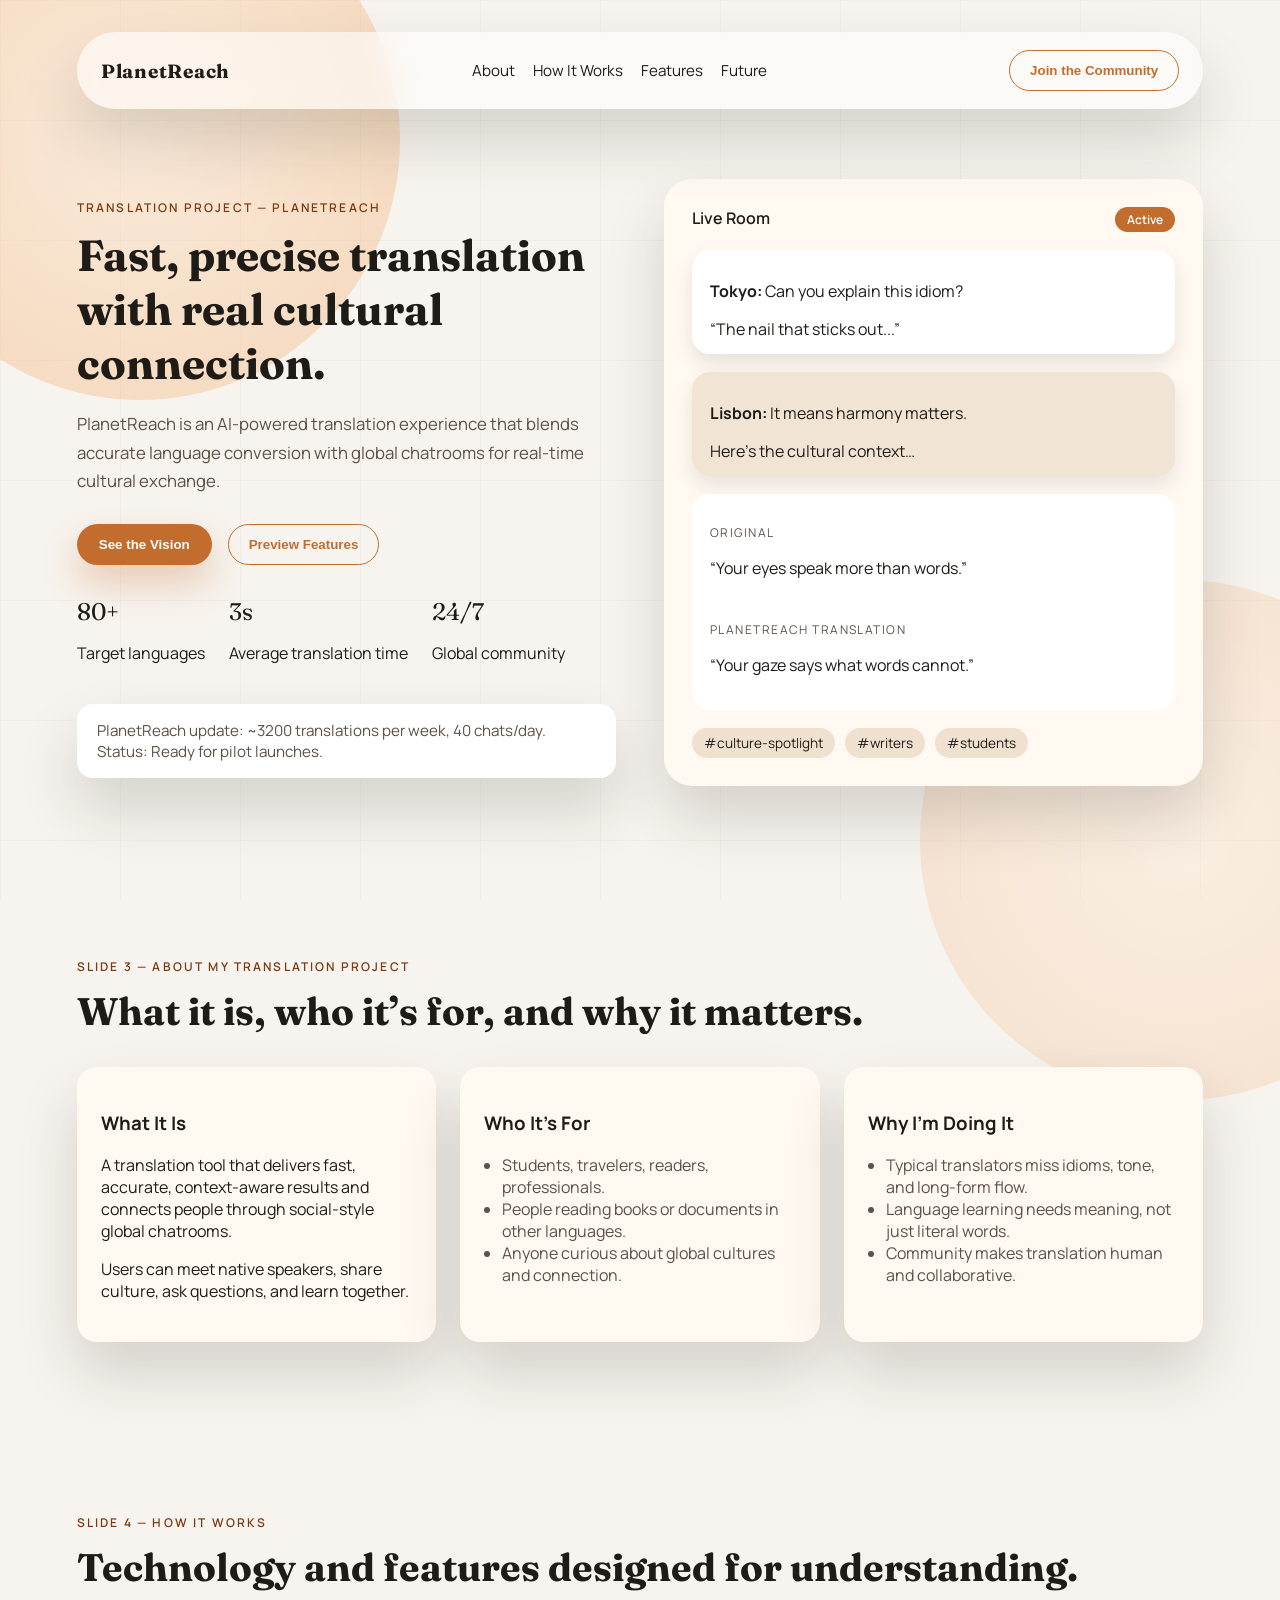
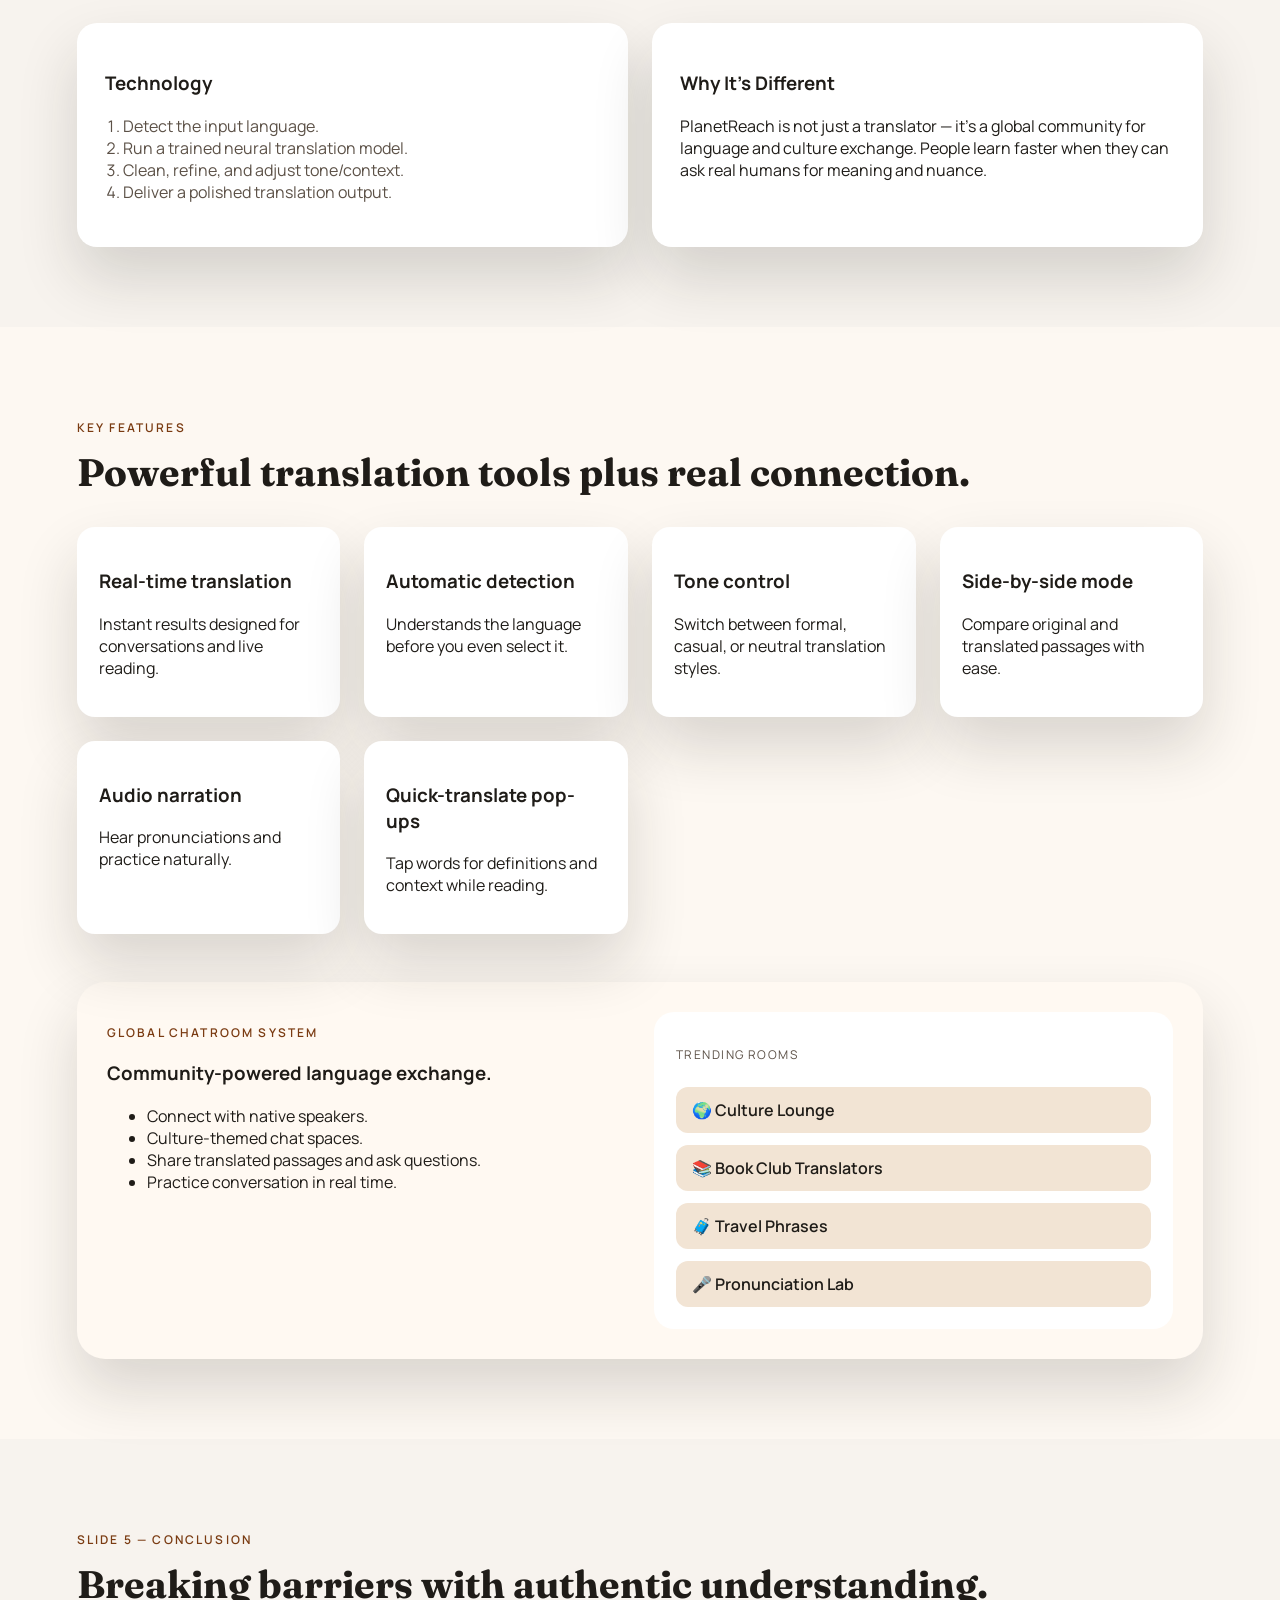
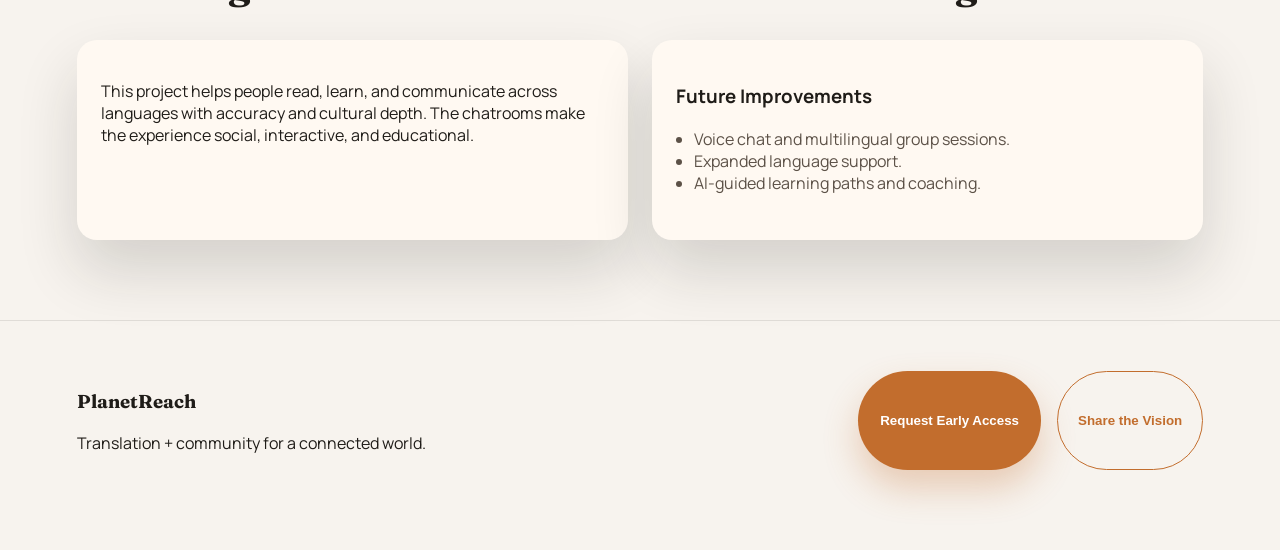
<file: css_1/my-website/index.html>
<!DOCTYPE html>
<html lang="en">
  <head>
    <meta charset="UTF-8" />
    <meta name="viewport" content="width=device-width, initial-scale=1.0" />
    <title>PlanetReach Translation Project</title>
    <link rel="stylesheet" href="style.css" />
  </head>
  <body>
    <div class="bg-orb orb-one"></div>
    <div class="bg-orb orb-two"></div>
    <div class="bg-grid"></div>

    <header class="hero">
      <nav class="nav">
        <div class="logo">PlanetReach</div>
        <div class="nav-links">
          <a href="#about">About</a>
          <a href="#how">How It Works</a>
          <a href="#features">Features</a>
          <a href="#future">Future</a>
        </div>
        <button class="ghost-btn">Join the Community</button>
      </nav>

      <section class="hero-content">
        <div class="hero-text">
          <p class="eyebrow">Translation Project — PlanetReach</p>
          <h1>Fast, precise translation with real cultural connection.</h1>
          <p class="lead">
            PlanetReach is an AI-powered translation experience that blends
            accurate language conversion with global chatrooms for real-time
            cultural exchange.
          </p>
          <div class="hero-actions">
            <button class="primary-btn">See the Vision</button>
            <button class="secondary-btn">Preview Features</button>
          </div>
          <div class="hero-metrics">
            <div>
              <span>80+</span>
              <p>Target languages</p>
            </div>
            <div>
              <span>3s</span>
              <p>Average translation time</p>
            </div>
            <div>
              <span>24/7</span>
              <p>Global community</p>
            </div>
          </div>
          <div class="project-output" id="js-output" aria-live="polite"></div>
        </div>
        <div class="hero-panel">
          <div class="panel-header">
            <span>Live Room</span>
            <span class="status">Active</span>
          </div>
          <div class="chat-bubble">
            <p><strong>Tokyo:</strong> Can you explain this idiom?</p>
            <span>“The nail that sticks out...”</span>
          </div>
          <div class="chat-bubble alt">
            <p><strong>Lisbon:</strong> It means harmony matters.</p>
            <span>Here’s the cultural context…</span>
          </div>
          <div class="translation-card">
            <div>
              <p class="label">Original</p>
              <p>“Your eyes speak more than words.”</p>
            </div>
            <div>
              <p class="label">PlanetReach Translation</p>
              <p>“Your gaze says what words cannot.”</p>
            </div>
          </div>
          <div class="room-tags">
            <span>#culture-spotlight</span>
            <span>#writers</span>
            <span>#students</span>
          </div>
        </div>
      </section>
    </header>

    <main>
      <section id="about" class="section about">
        <div class="section-header">
          <p class="eyebrow">Slide 3 — About My Translation Project</p>
          <h2>What it is, who it’s for, and why it matters.</h2>
        </div>
        <div class="grid three">
          <article class="card">
            <h3>What It Is</h3>
            <p>
              A translation tool that delivers fast, accurate, context-aware
              results and connects people through social-style global
              chatrooms.
            </p>
            <p>
              Users can meet native speakers, share culture, ask questions, and
              learn together.
            </p>
          </article>
          <article class="card">
            <h3>Who It’s For</h3>
            <ul>
              <li>Students, travelers, readers, professionals.</li>
              <li>People reading books or documents in other languages.</li>
              <li>Anyone curious about global cultures and connection.</li>
            </ul>
          </article>
          <article class="card">
            <h3>Why I’m Doing It</h3>
            <ul>
              <li>Typical translators miss idioms, tone, and long-form flow.</li>
              <li>Language learning needs meaning, not just literal words.</li>
              <li>Community makes translation human and collaborative.</li>
            </ul>
          </article>
        </div>
      </section>

      <section id="how" class="section how">
        <div class="section-header">
          <p class="eyebrow">Slide 4 — How It Works</p>
          <h2>Technology and features designed for understanding.</h2>
        </div>
        <div class="split">
          <div class="stack-card">
            <h3>Technology</h3>
            <ol>
              <li>Detect the input language.</li>
              <li>Run a trained neural translation model.</li>
              <li>Clean, refine, and adjust tone/context.</li>
              <li>Deliver a polished translation output.</li>
            </ol>
          </div>
          <div class="stack-card">
            <h3>Why It’s Different</h3>
            <p>
              PlanetReach is not just a translator — it’s a global community
              for language and culture exchange. People learn faster when they
              can ask real humans for meaning and nuance.
            </p>
          </div>
        </div>
      </section>

      <section id="features" class="section features">
        <div class="section-header">
          <p class="eyebrow">Key Features</p>
          <h2>Powerful translation tools plus real connection.</h2>
        </div>
        <div class="grid feature-grid">
          <article class="feature-card">
            <h3>Real-time translation</h3>
            <p>Instant results designed for conversations and live reading.</p>
          </article>
          <article class="feature-card">
            <h3>Automatic detection</h3>
            <p>Understands the language before you even select it.</p>
          </article>
          <article class="feature-card">
            <h3>Tone control</h3>
            <p>Switch between formal, casual, or neutral translation styles.</p>
          </article>
          <article class="feature-card">
            <h3>Side-by-side mode</h3>
            <p>Compare original and translated passages with ease.</p>
          </article>
          <article class="feature-card">
            <h3>Audio narration</h3>
            <p>Hear pronunciations and practice naturally.</p>
          </article>
          <article class="feature-card">
            <h3>Quick-translate pop-ups</h3>
            <p>Tap words for definitions and context while reading.</p>
          </article>
        </div>

        <div class="chatroom-block">
          <div>
            <p class="eyebrow">Global Chatroom System</p>
            <h3>Community-powered language exchange.</h3>
            <ul>
              <li>Connect with native speakers.</li>
              <li>Culture-themed chat spaces.</li>
              <li>Share translated passages and ask questions.</li>
              <li>Practice conversation in real time.</li>
            </ul>
          </div>
          <div class="chatroom-panel">
            <p class="label">Trending Rooms</p>
            <div class="room">🌍 Culture Lounge</div>
            <div class="room">📚 Book Club Translators</div>
            <div class="room">🧳 Travel Phrases</div>
            <div class="room">🎤 Pronunciation Lab</div>
          </div>
        </div>
      </section>

      <section id="future" class="section conclusion">
        <div class="section-header">
          <p class="eyebrow">Slide 5 — Conclusion</p>
          <h2>Breaking barriers with authentic understanding.</h2>
        </div>
        <div class="grid two">
          <article class="card">
            <p>
              This project helps people read, learn, and communicate across
              languages with accuracy and cultural depth. The chatrooms make
              the experience social, interactive, and educational.
            </p>
          </article>
          <article class="card">
            <h3>Future Improvements</h3>
            <ul>
              <li>Voice chat and multilingual group sessions.</li>
              <li>Expanded language support.</li>
              <li>AI-guided learning paths and coaching.</li>
            </ul>
          </article>
        </div>
      </section>
    </main>

    <footer class="footer">
      <div>
        <h3>PlanetReach</h3>
        <p>Translation + community for a connected world.</p>
      </div>
      <div class="footer-actions">
        <button class="primary-btn">Request Early Access</button>
        <button class="ghost-btn">Share the Vision</button>
      </div>
    </footer>

    <script src="script.js"></script>
  </body>
</html>
</file>
<file: css_1/my-website/style.css>
@import url("https://fonts.googleapis.com/css2?family=Fraunces:wght@400;600;700&family=Manrope:wght@300;400;600&display=swap");

:root {
  --bg: #f7f3ee;
  --ink: #1f1c18;
  --muted: #5c5147;
  --accent: #c26d2d;
  --accent-dark: #7a3b12;
  --card: #fff9f2;
  --glass: rgba(255, 255, 255, 0.55);
  --shadow: 0 30px 60px rgba(31, 28, 24, 0.16);
}

* {
  box-sizing: border-box;
}

body {
  margin: 0;
  font-family: "Manrope", sans-serif;
  background: var(--bg);
  color: var(--ink);
  min-height: 100vh;
  overflow-x: hidden;
}

.bg-orb {
  position: fixed;
  width: 520px;
  height: 520px;
  border-radius: 50%;
  filter: blur(0px);
  opacity: 0.4;
  z-index: -3;
}

.orb-one {
  background: radial-gradient(circle, #ffddb9, #f1a869);
  top: -120px;
  left: -120px;
}

.orb-two {
  background: radial-gradient(circle, #ffe7d1, #f2c49a);
  bottom: -200px;
  right: -160px;
}

.bg-grid {
  position: fixed;
  inset: 0;
  background-image: linear-gradient(
      rgba(31, 28, 24, 0.06) 1px,
      transparent 1px
    ),
    linear-gradient(90deg, rgba(31, 28, 24, 0.06) 1px, transparent 1px);
  background-size: 120px 120px;
  opacity: 0.5;
  z-index: -4;
}

a {
  color: inherit;
  text-decoration: none;
}

.hero {
  padding: 32px 6vw 80px;
}

.nav {
  display: flex;
  align-items: center;
  justify-content: space-between;
  gap: 24px;
  padding: 18px 24px;
  background: var(--glass);
  border-radius: 999px;
  box-shadow: var(--shadow);
  backdrop-filter: blur(14px);
}

.logo {
  font-family: "Fraunces", serif;
  font-weight: 700;
  font-size: 1.2rem;
  letter-spacing: 0.04em;
}

.nav-links {
  display: flex;
  gap: 18px;
  font-size: 0.95rem;
}

.ghost-btn,
.secondary-btn {
  border: 1px solid var(--accent);
  color: var(--accent);
  background: transparent;
  padding: 12px 20px;
  border-radius: 999px;
  font-weight: 600;
  cursor: pointer;
  transition: all 0.2s ease;
}

.ghost-btn:hover,
.secondary-btn:hover {
  background: var(--accent);
  color: #fff;
}

.primary-btn {
  background: var(--accent);
  color: #fff;
  border: none;
  padding: 12px 22px;
  border-radius: 999px;
  font-weight: 600;
  cursor: pointer;
  box-shadow: 0 18px 35px rgba(194, 109, 45, 0.3);
  transition: transform 0.2s ease, box-shadow 0.2s ease;
}

.primary-btn:hover {
  transform: translateY(-2px);
  box-shadow: 0 24px 45px rgba(194, 109, 45, 0.4);
}

.pulse {
  animation: pulse 0.3s ease;
}

@keyframes pulse {
  0% {
    transform: scale(1);
  }
  50% {
    transform: scale(0.98);
  }
  100% {
    transform: scale(1);
  }
}

.hero-content {
  margin-top: 70px;
  display: grid;
  grid-template-columns: repeat(auto-fit, minmax(290px, 1fr));
  gap: 48px;
  align-items: center;
}

.hero-text h1 {
  font-family: "Fraunces", serif;
  font-size: clamp(2.4rem, 3.4vw, 3.8rem);
  margin: 12px 0 20px;
}

.lead {
  color: var(--muted);
  font-size: 1.05rem;
  line-height: 1.7;
}

.eyebrow {
  text-transform: uppercase;
  letter-spacing: 0.18em;
  font-size: 0.75rem;
  color: var(--accent-dark);
  font-weight: 600;
}

.hero-actions {
  display: flex;
  gap: 16px;
  margin: 28px 0 32px;
  flex-wrap: wrap;
}

.hero-metrics {
  display: flex;
  gap: 24px;
  flex-wrap: wrap;
}

.hero-metrics span {
  font-family: "Fraunces", serif;
  font-size: 1.5rem;
}

.project-output {
  margin-top: 24px;
  padding: 16px 20px;
  border-radius: 16px;
  background: #fff;
  box-shadow: var(--shadow);
  color: var(--muted);
  font-size: 0.95rem;
}

.hero-panel {
  background: var(--card);
  padding: 28px;
  border-radius: 28px;
  box-shadow: var(--shadow);
  display: flex;
  flex-direction: column;
  gap: 18px;
}

.panel-header {
  display: flex;
  justify-content: space-between;
  font-weight: 600;
}

.status {
  color: #fff;
  background: var(--accent);
  padding: 4px 12px;
  border-radius: 999px;
  font-size: 0.75rem;
}

.chat-bubble {
  background: #fff;
  padding: 14px 18px;
  border-radius: 18px;
  box-shadow: 0 10px 20px rgba(31, 28, 24, 0.1);
}

.chat-bubble.alt {
  background: #f2e4d4;
}

.translation-card {
  border-radius: 18px;
  padding: 18px;
  background: #fff;
  display: grid;
  gap: 14px;
}

.label {
  font-size: 0.75rem;
  text-transform: uppercase;
  letter-spacing: 0.12em;
  color: var(--muted);
}

.room-tags {
  display: flex;
  gap: 10px;
  flex-wrap: wrap;
  font-size: 0.85rem;
}

.room-tags span {
  background: #f0e0cf;
  padding: 6px 12px;
  border-radius: 999px;
}

.section {
  padding: 80px 6vw;
}

.section-header h2 {
  font-family: "Fraunces", serif;
  font-size: clamp(2rem, 3vw, 2.8rem);
  margin-top: 10px;
}

.grid {
  display: grid;
  gap: 24px;
}

.grid.three {
  grid-template-columns: repeat(auto-fit, minmax(240px, 1fr));
}

.grid.two {
  grid-template-columns: repeat(auto-fit, minmax(280px, 1fr));
}

.card {
  background: var(--card);
  border-radius: 20px;
  padding: 24px;
  box-shadow: var(--shadow);
}

.card ul {
  padding-left: 18px;
  color: var(--muted);
}

.split {
  display: grid;
  grid-template-columns: repeat(auto-fit, minmax(280px, 1fr));
  gap: 24px;
}

.stack-card {
  background: #fff;
  border-radius: 20px;
  padding: 28px;
  box-shadow: var(--shadow);
}

.stack-card ol {
  padding-left: 18px;
  color: var(--muted);
}

.features {
  background: #fdf8f2;
}

.feature-grid {
  grid-template-columns: repeat(auto-fit, minmax(220px, 1fr));
}

.feature-card {
  background: #fff;
  border-radius: 18px;
  padding: 22px;
  box-shadow: var(--shadow);
}

.chatroom-block {
  margin-top: 48px;
  background: var(--card);
  border-radius: 28px;
  padding: 30px;
  display: grid;
  grid-template-columns: repeat(auto-fit, minmax(240px, 1fr));
  gap: 28px;
  box-shadow: var(--shadow);
}

.chatroom-panel {
  background: #fff;
  border-radius: 20px;
  padding: 22px;
  display: grid;
  gap: 12px;
}

.room {
  background: #f2e4d4;
  padding: 12px 16px;
  border-radius: 12px;
  font-weight: 600;
}

.conclusion .card {
  min-height: 200px;
}

.footer {
  padding: 50px 6vw 80px;
  display: flex;
  justify-content: space-between;
  gap: 24px;
  flex-wrap: wrap;
  border-top: 1px solid rgba(31, 28, 24, 0.1);
}

.footer h3 {
  font-family: "Fraunces", serif;
}

.footer-actions {
  display: flex;
  gap: 16px;
  flex-wrap: wrap;
}

@media (max-width: 920px) {
  .nav-links {
    display: none;
  }
  .nav {
    border-radius: 26px;
  }
}

@media (max-width: 680px) {
  .hero {
    padding: 24px 6vw 60px;
  }
  .hero-content {
    margin-top: 40px;
  }
  .hero-actions {
    flex-direction: column;
    align-items: flex-start;
  }
  .nav {
    flex-direction: column;
    align-items: flex-start;
  }
  .footer {
    flex-direction: column;
  }
}
</file>
